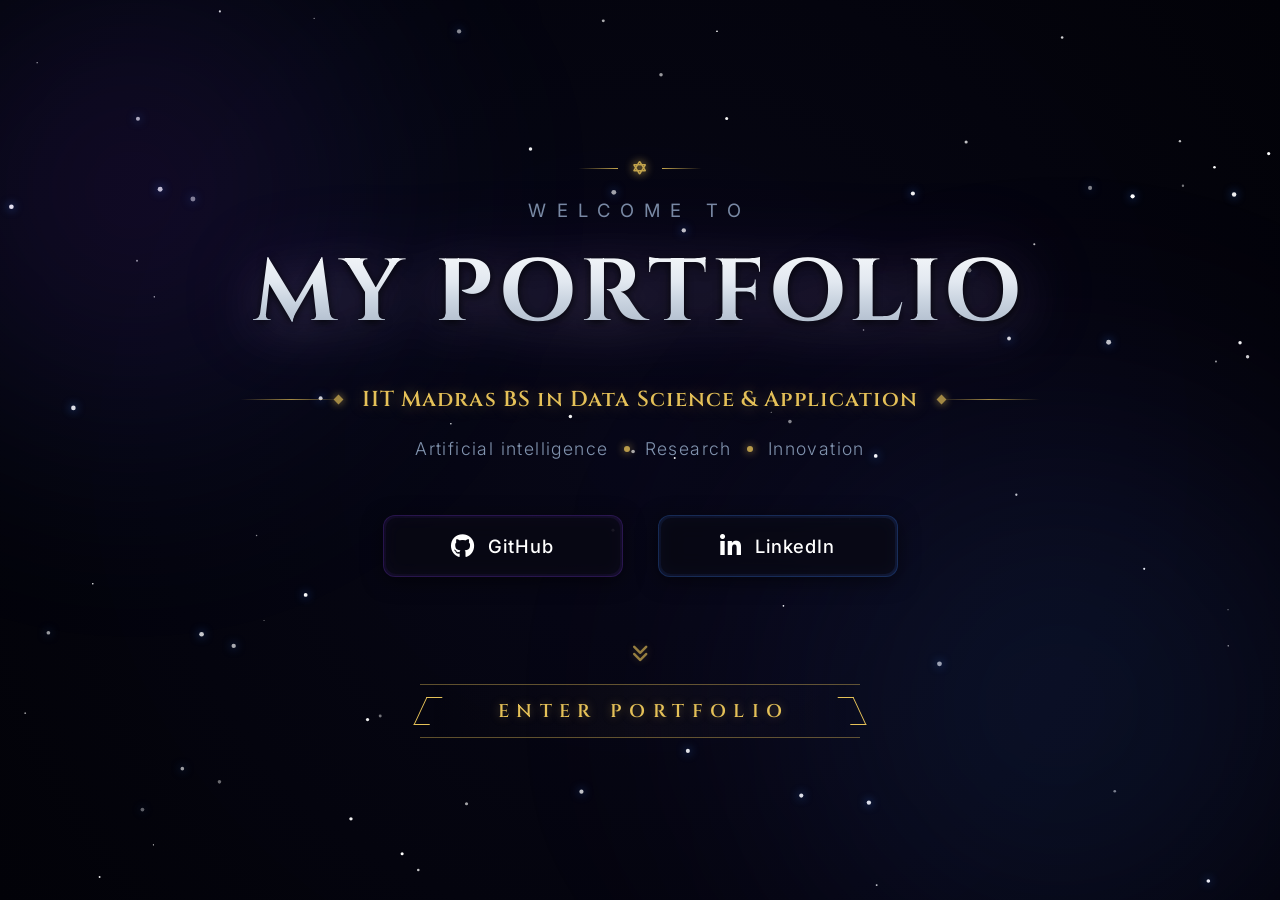
<file: index.html>
<!DOCTYPE html>
<html lang="en">
<head>
    <meta charset="UTF-8">
    <meta name="viewport" content="width=device-width, initial-scale=1.0">
    <title>Ayush Sharma | Portfolio</title>
    
    <link href="https://fonts.googleapis.com/css2?family=Cinzel:wght@400;600;700&family=Inter:wght@300;400;500&display=swap" rel="stylesheet">
    
    <link rel="stylesheet" href="https://cdnjs.cloudflare.com/ajax/libs/font-awesome/6.4.0/css/all.min.css">
    
    <link rel="stylesheet" href="style.css">
</head>
<body>

    <canvas id="space-particles"></canvas>

    <div class="cosmic-glow-left"></div>
    <div class="cosmic-glow-right"></div>

    <main class="portfolio-container">
        
        <div class="top-ornament" style="margin-bottom: 1.5rem; display: flex; align-items: center; gap: 15px; opacity: 0.85;">
            <span style="width: 40px; height: 1px; background: linear-gradient(90deg, transparent, var(--gold-accent));"></span>
            <i class="fa-solid fa-star-of-david" style="color: var(--gold-accent); font-size: 0.85rem; filter: drop-shadow(0 0 5px var(--gold-accent));"></i>
            <span style="width: 40px; height: 1px; background: linear-gradient(90deg, var(--gold-accent), transparent);"></span>
        </div>

        <h2 class="welcome-text">WELCOME TO</h2>
        <h1 class="main-title">MY PORTFOLIO</h1>

        <div class="subtitle-wrapper">
            <span class="tech-line left-line"></span>
            <p class="subtitle">IIT Madras BS in Data Science & Application</p>
            <span class="tech-line right-line"></span>
        </div>

        <div class="pillars-tags">
            <span>Artificial intelligence</span>
            <span class="dot"></span>
            <span>Research</span>
            <span class="dot"></span>
            <span>Innovation</span>
        </div>

        <div class="social-buttons">
            <a href="https://github.com/ayushsharmayesh" target="_blank" class="glass-btn github-btn">
                <div class="btn-inner">
                    <i class="fa-brands fa-github"></i>
                    <span>GitHub</span>
                </div>
            </a>

            <a href="https://www.linkedin.com/in/ayush-sharma-573088385?utm_source=share_via&utm_content=profile&utm_medium=member_android" target="_blank" class="glass-btn linkedin-btn">
                <div class="btn-inner">
                    <i class="fa-brands fa-linkedin-in"></i>
                    <span>LinkedIn</span>
                </div>
            </a>
        </div>

        <div class="enter-action-wrapper">
            <div class="scroll-indicator">
                <i class="fa-solid fa-angles-down animate-bounce"></i>
            </div>
            
            <a href="dash.html" class="enter-portfolio-btn">
                <span class="corner-bracket left"></span>
                <span class="btn-text">ENTER PORTFOLIO</span>
                <span class="corner-bracket right"></span>
            </a>
        </div>

    </main>

    <script src="script.js"></script>
</body>
</html>
</file>
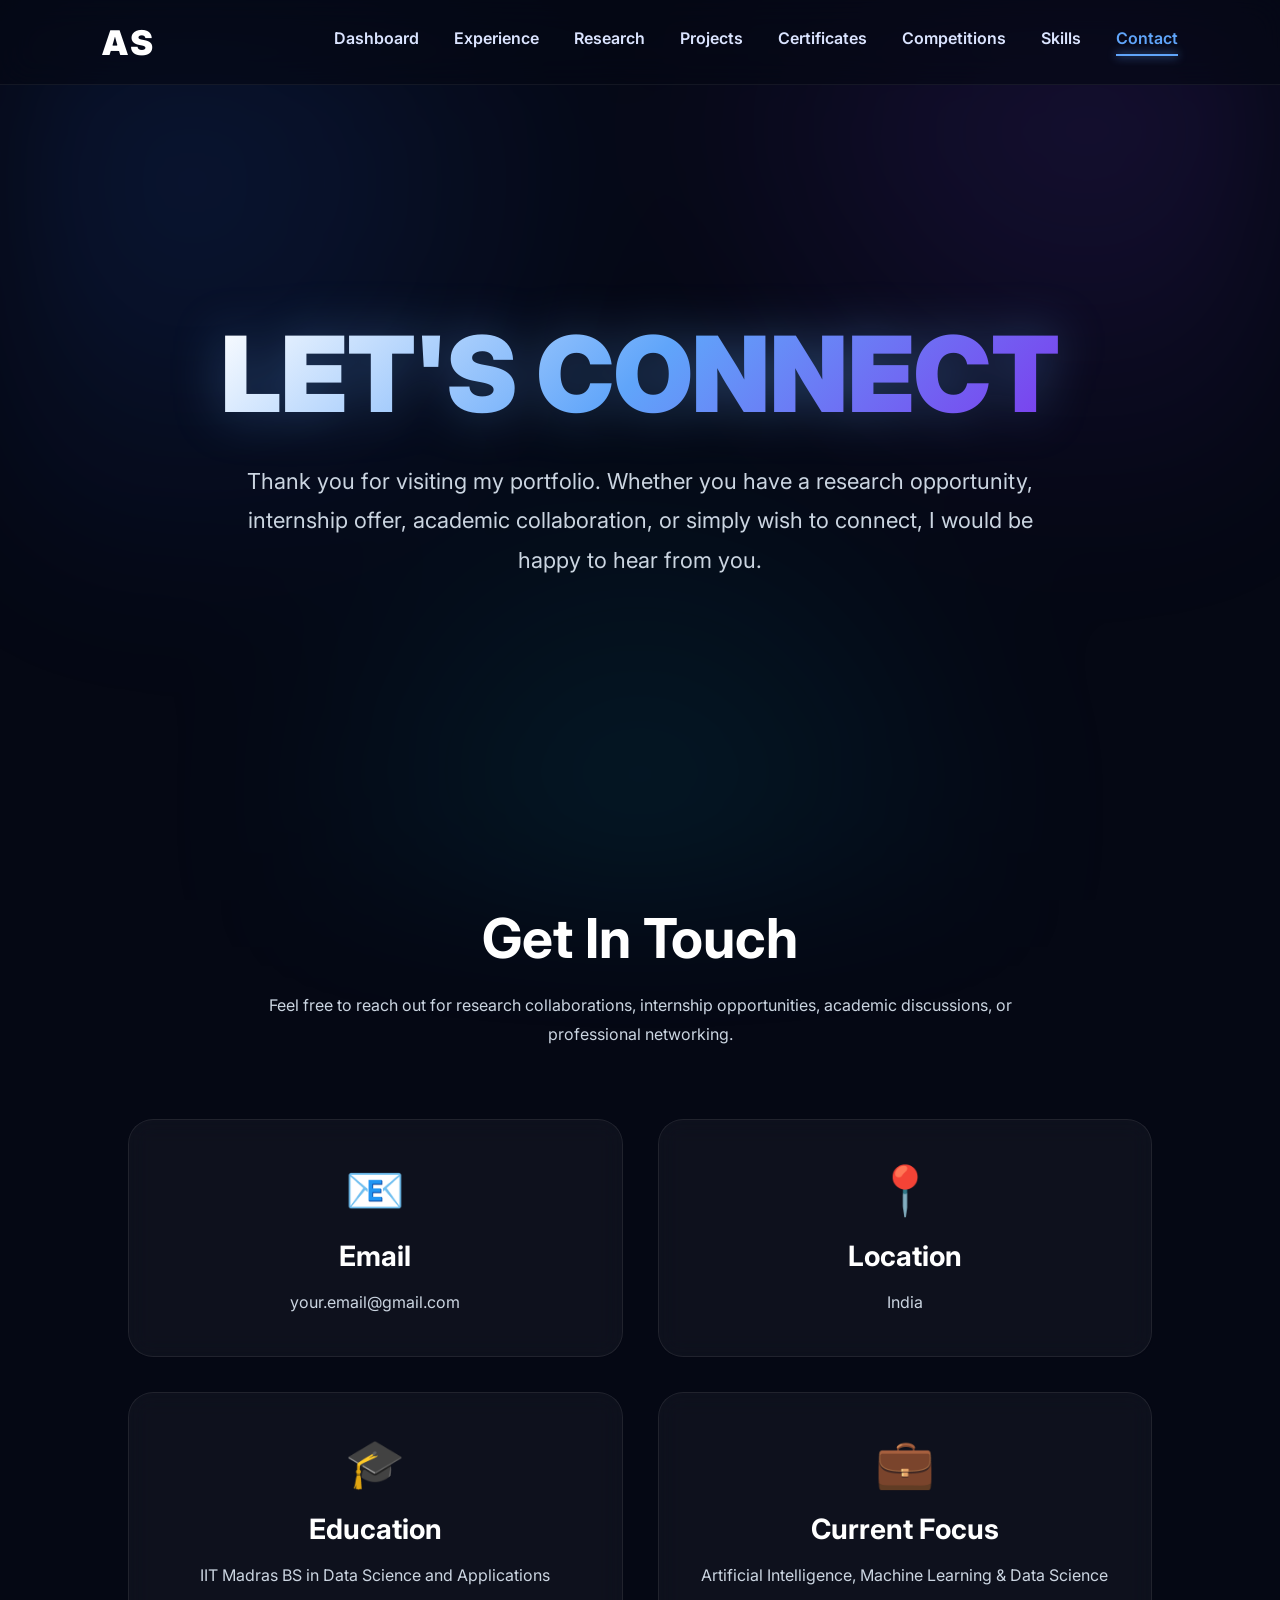
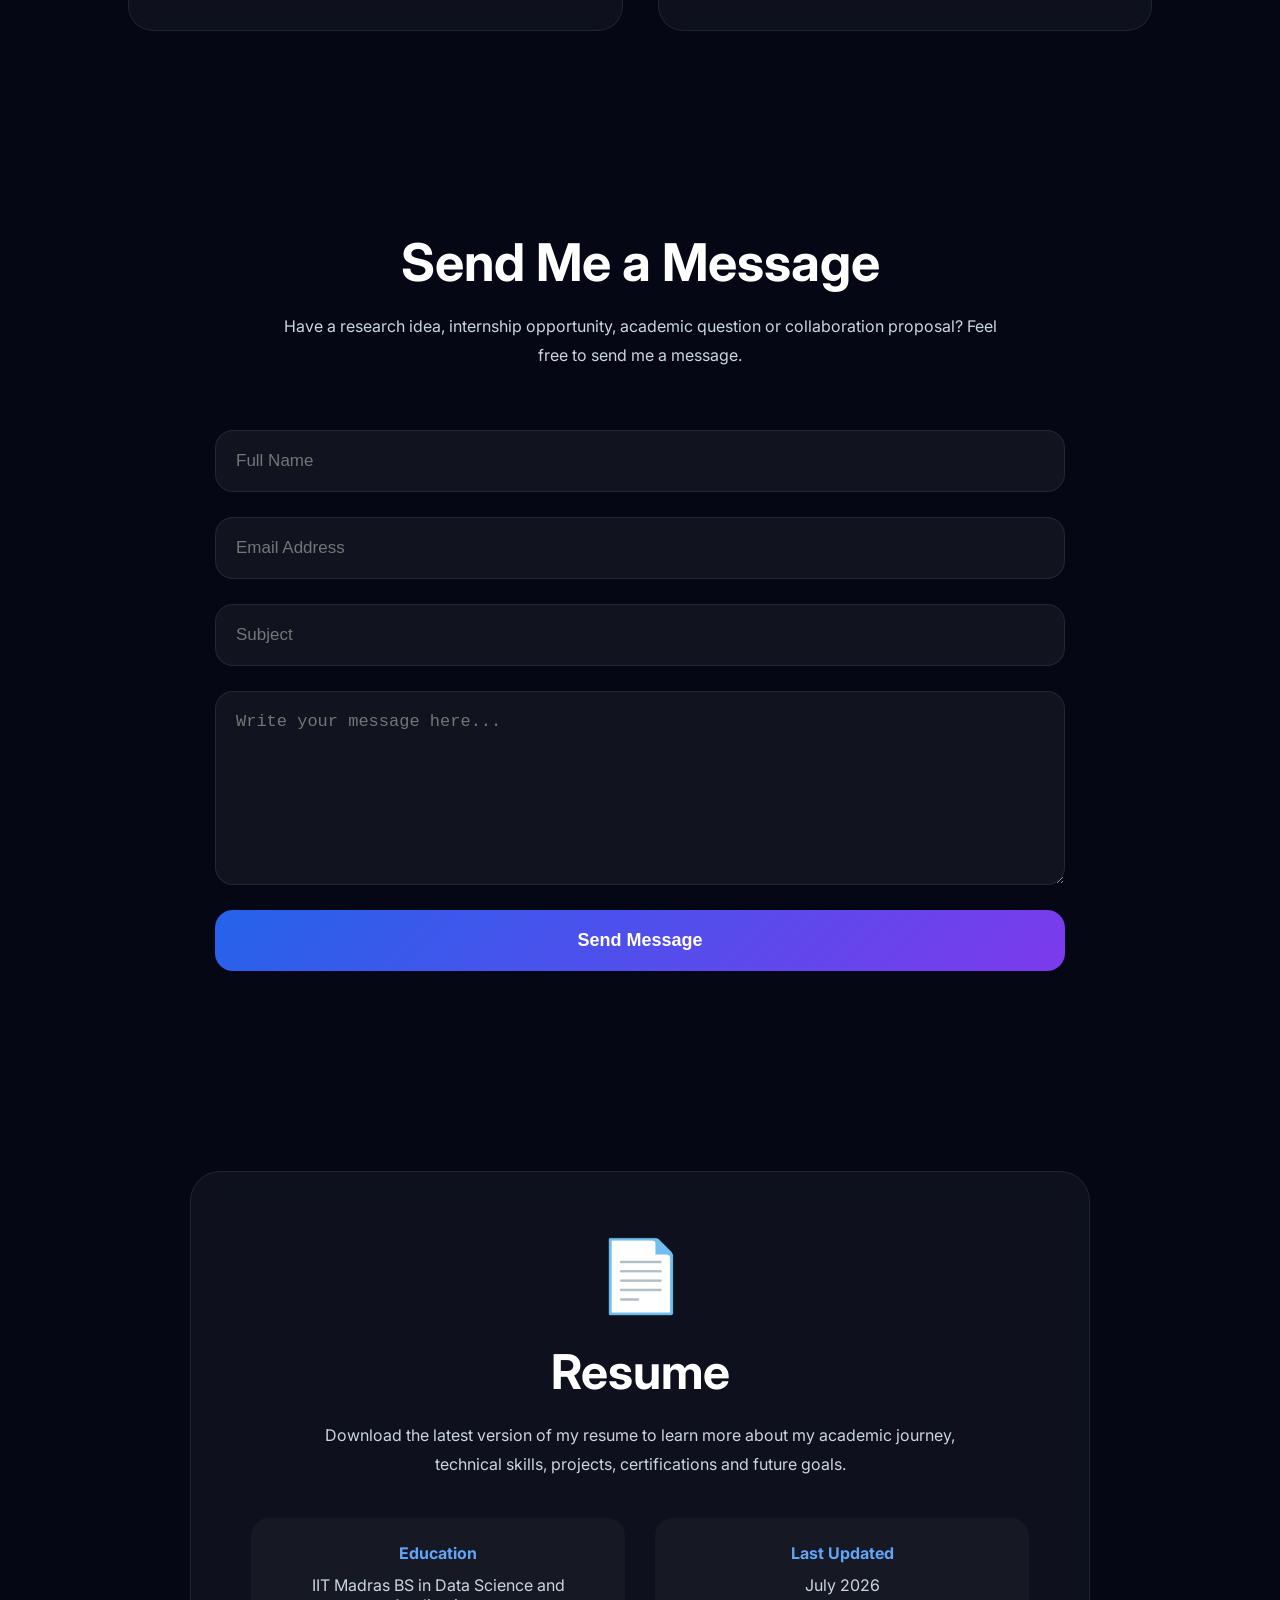
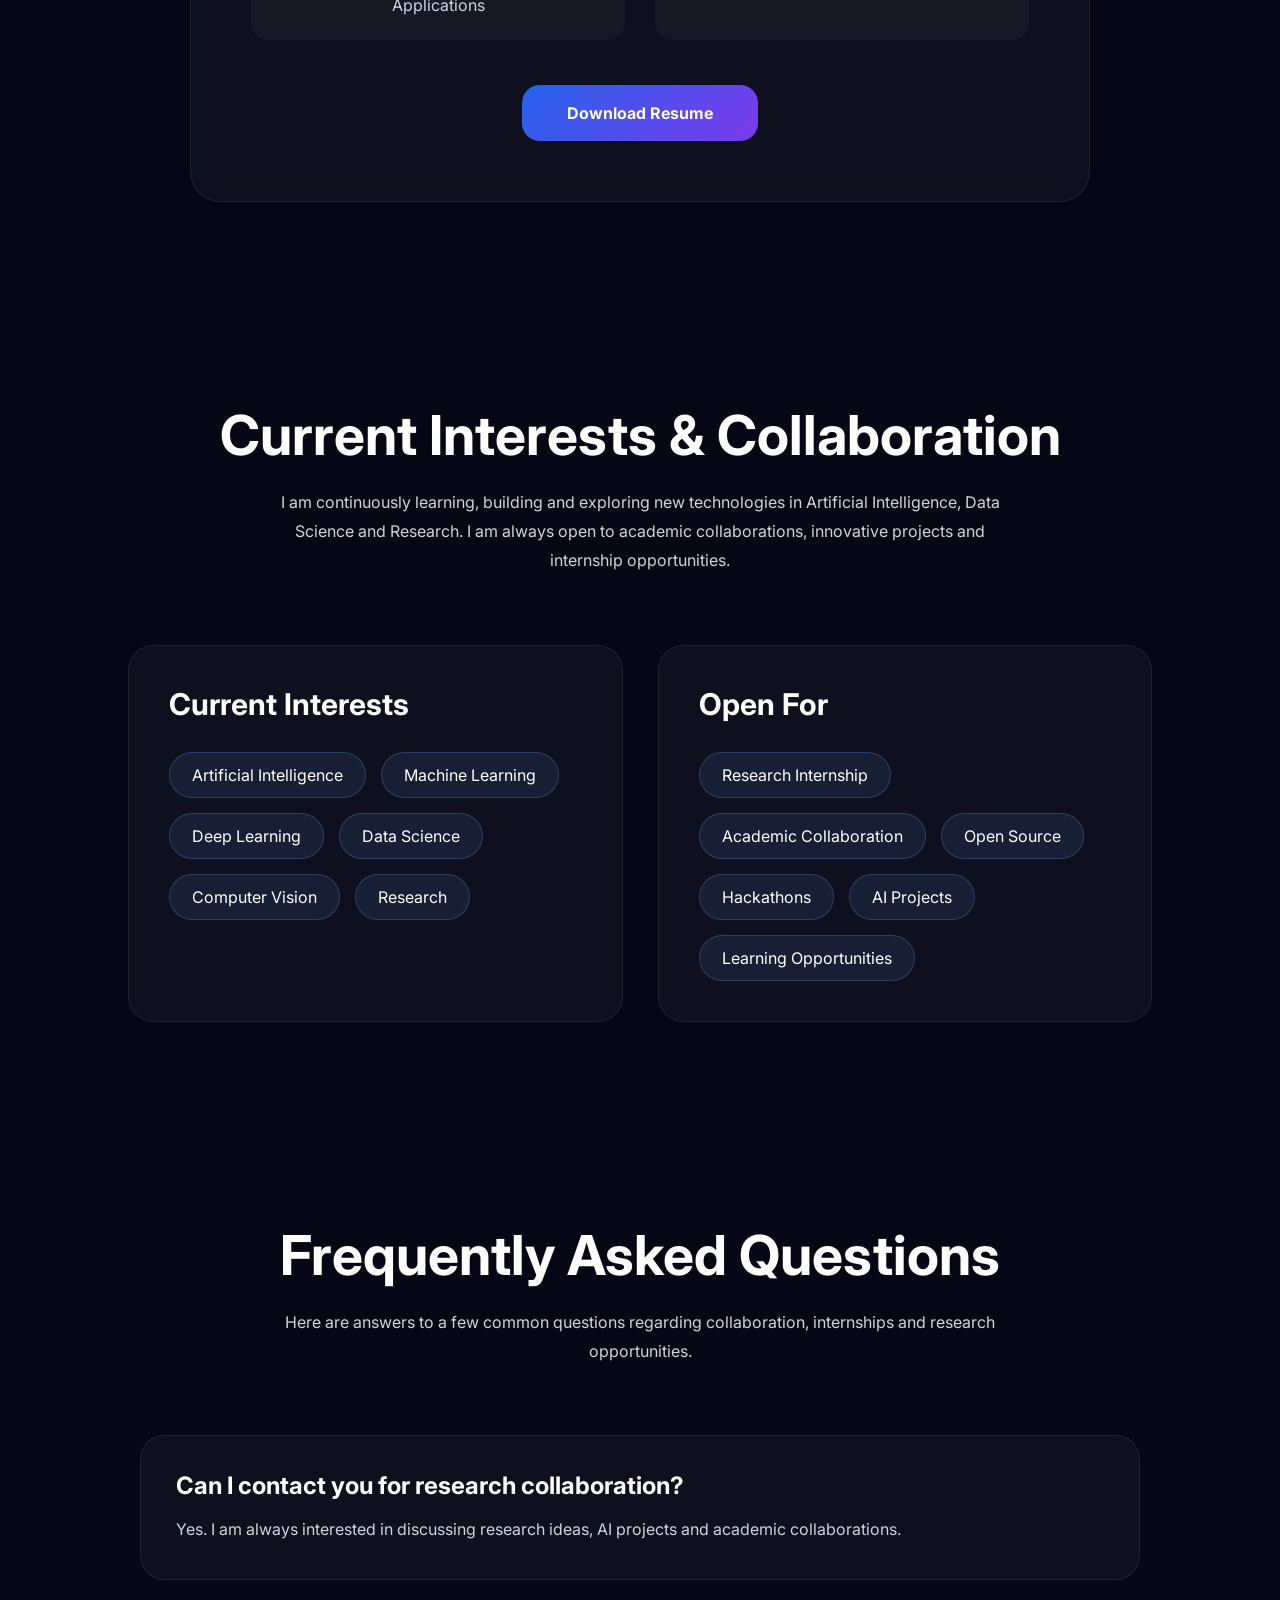
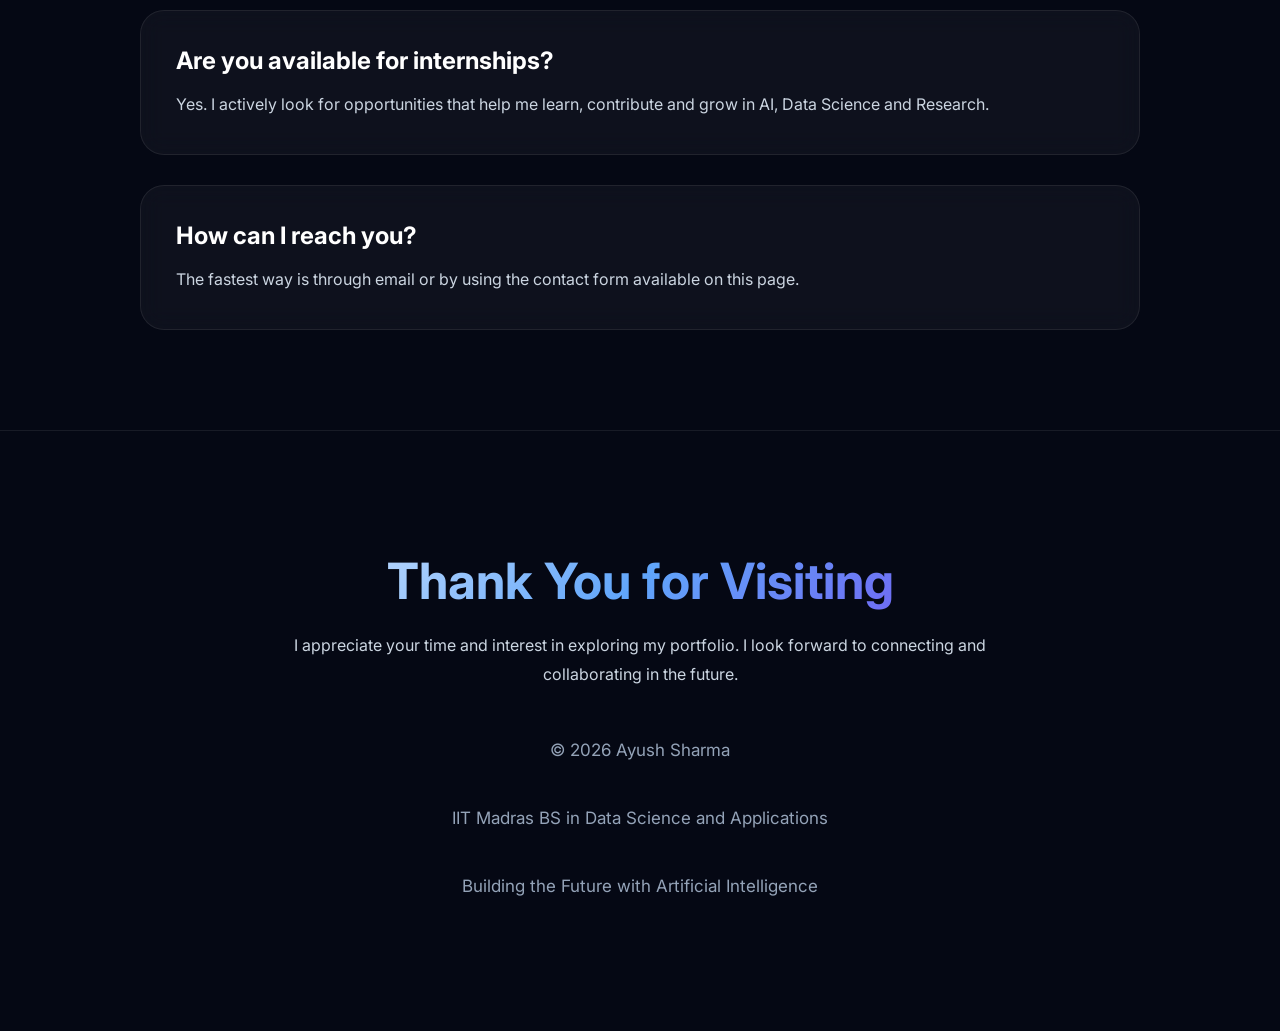
<file: contact.html>
<!DOCTYPE html>

<html lang="en">

<head>

<meta charset="UTF-8">

<meta name="viewport"
content="width=device-width, initial-scale=1.0">

<title>Contact | Ayush Sharma</title>

<link rel="preconnect"
href="https://fonts.googleapis.com">

<link rel="preconnect"
href="https://fonts.gstatic.com"
crossorigin>

<link href="https://fonts.googleapis.com/css2?family=Inter:wght@300;400;500;600;700;800;900&display=swap"
rel="stylesheet">

<link rel="stylesheet"
href="contact.css">

</head>

<body>

<nav>

<div class="logo">

AS

</div>

<ul>

<li><a href="dash.html">Dashboard</a></li>

<li><a href="experience.html">Experience</a></li>

<li><a href="research.html">Research</a></li>

<li><a href="projects.html">Projects</a></li>

<li><a href="certificates.html">Certificates</a></li>

<li><a href="competitions.html">Competitions</a></li>

<li><a href="skills.html">Skills</a></li>

<li><a class="active" href="contact.html">Contact</a></li>

</ul>

</nav>

<section class="hero">

<h1>

LET'S CONNECT

</h1>

<p>

Thank you for visiting my portfolio.
Whether you have a research opportunity, internship offer,
academic collaboration, or simply wish to connect,
I would be happy to hear from you.

</p>

</section>


<section class="contact-overview">

    <div class="section-title">

        <h2>Get In Touch</h2>

        <p>

            Feel free to reach out for research collaborations,
            internship opportunities, academic discussions,
            or professional networking.

        </p>

    </div>

    <div class="contact-grid">

        <div class="contact-card">

            <div class="contact-icon">

                📧

            </div>

            <h3>Email</h3>

            <p>

                your.email@gmail.com

            </p>

        </div>

        <div class="contact-card">

            <div class="contact-icon">

                📍

            </div>

            <h3>Location</h3>

            <p>

                India

            </p>

        </div>

        <div class="contact-card">

            <div class="contact-icon">

                🎓

            </div>

            <h3>Education</h3>

            <p>

                IIT Madras BS in Data Science
                and Applications

            </p>

        </div>

        <div class="contact-card">

            <div class="contact-icon">

                💼

            </div>

            <h3>Current Focus</h3>

            <p>

                Artificial Intelligence,
                Machine Learning &
                Data Science

            </p>

        </div>

    </div>

</section>


<section class="contact-form-section">

    <div class="form-title">

        <h2>Send Me a Message</h2>

        <p>

            Have a research idea, internship opportunity,
            academic question or collaboration proposal?
            Feel free to send me a message.

        </p>

    </div>

    <form 

    action="https://formspree.io/f/mbdvpqbg"
    method="POST"
    class="contact-form">


        <input
        type="text"
        name="name"
        placeholder="Full Name"
        required>

        <input
        type="email"
        name="email"
        placeholder="Email Address"
        required>

        <input
        type="text"
        name="subject"
        placeholder="Subject"
        required>


        <textarea
        rows="8"
        name="message"
        placeholder="Write your message here..."
        required></textarea>

        <button type="submit">

            Send Message

        </button>

    </form>

</section>

<section class="resume-section">

    <div class="resume-card">

        <div class="resume-icon">

            📄

        </div>

        <h2>

            Resume

        </h2>

        <p>

            Download the latest version of my resume to learn
            more about my academic journey, technical skills,
            projects, certifications and future goals.

        </p>

        <div class="resume-info">

            <div>

                <h4>Education</h4>

                <span>IIT Madras BS in Data Science and Applications</span>

            </div>

            <div>

                <h4>Last Updated</h4>

                <span>July 2026</span>

            </div>

        </div>

        <a href="resume.pdf"
           class="resume-btn"
           download>

            Download Resume

        </a>

    </div>

</section>


<section class="focus-section">

    <div class="section-title">

        <h2>

            Current Interests & Collaboration

        </h2>

        <p>

            I am continuously learning, building and exploring new
            technologies in Artificial Intelligence, Data Science
            and Research. I am always open to academic collaborations,
            innovative projects and internship opportunities.

        </p>

    </div>

    <div class="focus-grid">

        <div class="focus-card">

            <h3>Current Interests</h3>

            <div class="badge-container">

                <span>Artificial Intelligence</span>

                <span>Machine Learning</span>

                <span>Deep Learning</span>

                <span>Data Science</span>

                <span>Computer Vision</span>

                <span>Research</span>

            </div>

        </div>

        <div class="focus-card">

            <h3>Open For</h3>

            <div class="badge-container">

                <span>Research Internship</span>

                <span>Academic Collaboration</span>

                <span>Open Source</span>

                <span>Hackathons</span>

                <span>AI Projects</span>

                <span>Learning Opportunities</span>

            </div>

        </div>

    </div>

</section>


<section class="faq-section">

    <div class="section-title">

        <h2>

            Frequently Asked Questions

        </h2>

        <p>

            Here are answers to a few common questions regarding
            collaboration, internships and research opportunities.

        </p>

    </div>

    <div class="faq-container">

        <div class="faq-card">

            <h3>

                Can I contact you for research collaboration?

            </h3>

            <p>

                Yes. I am always interested in discussing research ideas,
                AI projects and academic collaborations.

            </p>

        </div>

        <div class="faq-card">

            <h3>

                Are you available for internships?

            </h3>

            <p>

                Yes. I actively look for opportunities that help me learn,
                contribute and grow in AI, Data Science and Research.

            </p>

        </div>

        <div class="faq-card">

            <h3>

                How can I reach you?

            </h3>

            <p>

                The fastest way is through email or by using the contact
                form available on this page.

            </p>

        </div>

    </div>

</section>

<footer class="page-footer">

    <h2>

        Thank You for Visiting

    </h2>

    <p>

        I appreciate your time and interest in exploring my portfolio.
        I look forward to connecting and collaborating in the future.

    </p>

    <div class="footer-line">

        © 2026 Ayush Sharma

        <br><br>

        IIT Madras BS in Data Science and Applications

        <br><br>

        Building the Future with Artificial Intelligence

    </div>

</footer>



<a href="#" id="backToTop">

    ↑

</a>

<script>

const backToTop=document.getElementById("backToTop");

window.addEventListener("scroll",()=>{

    if(window.scrollY>400){

        backToTop.classList.add("show");

    }

    else{

        backToTop.classList.remove("show");

    }

});

</script>

</body>

</html>
</file>
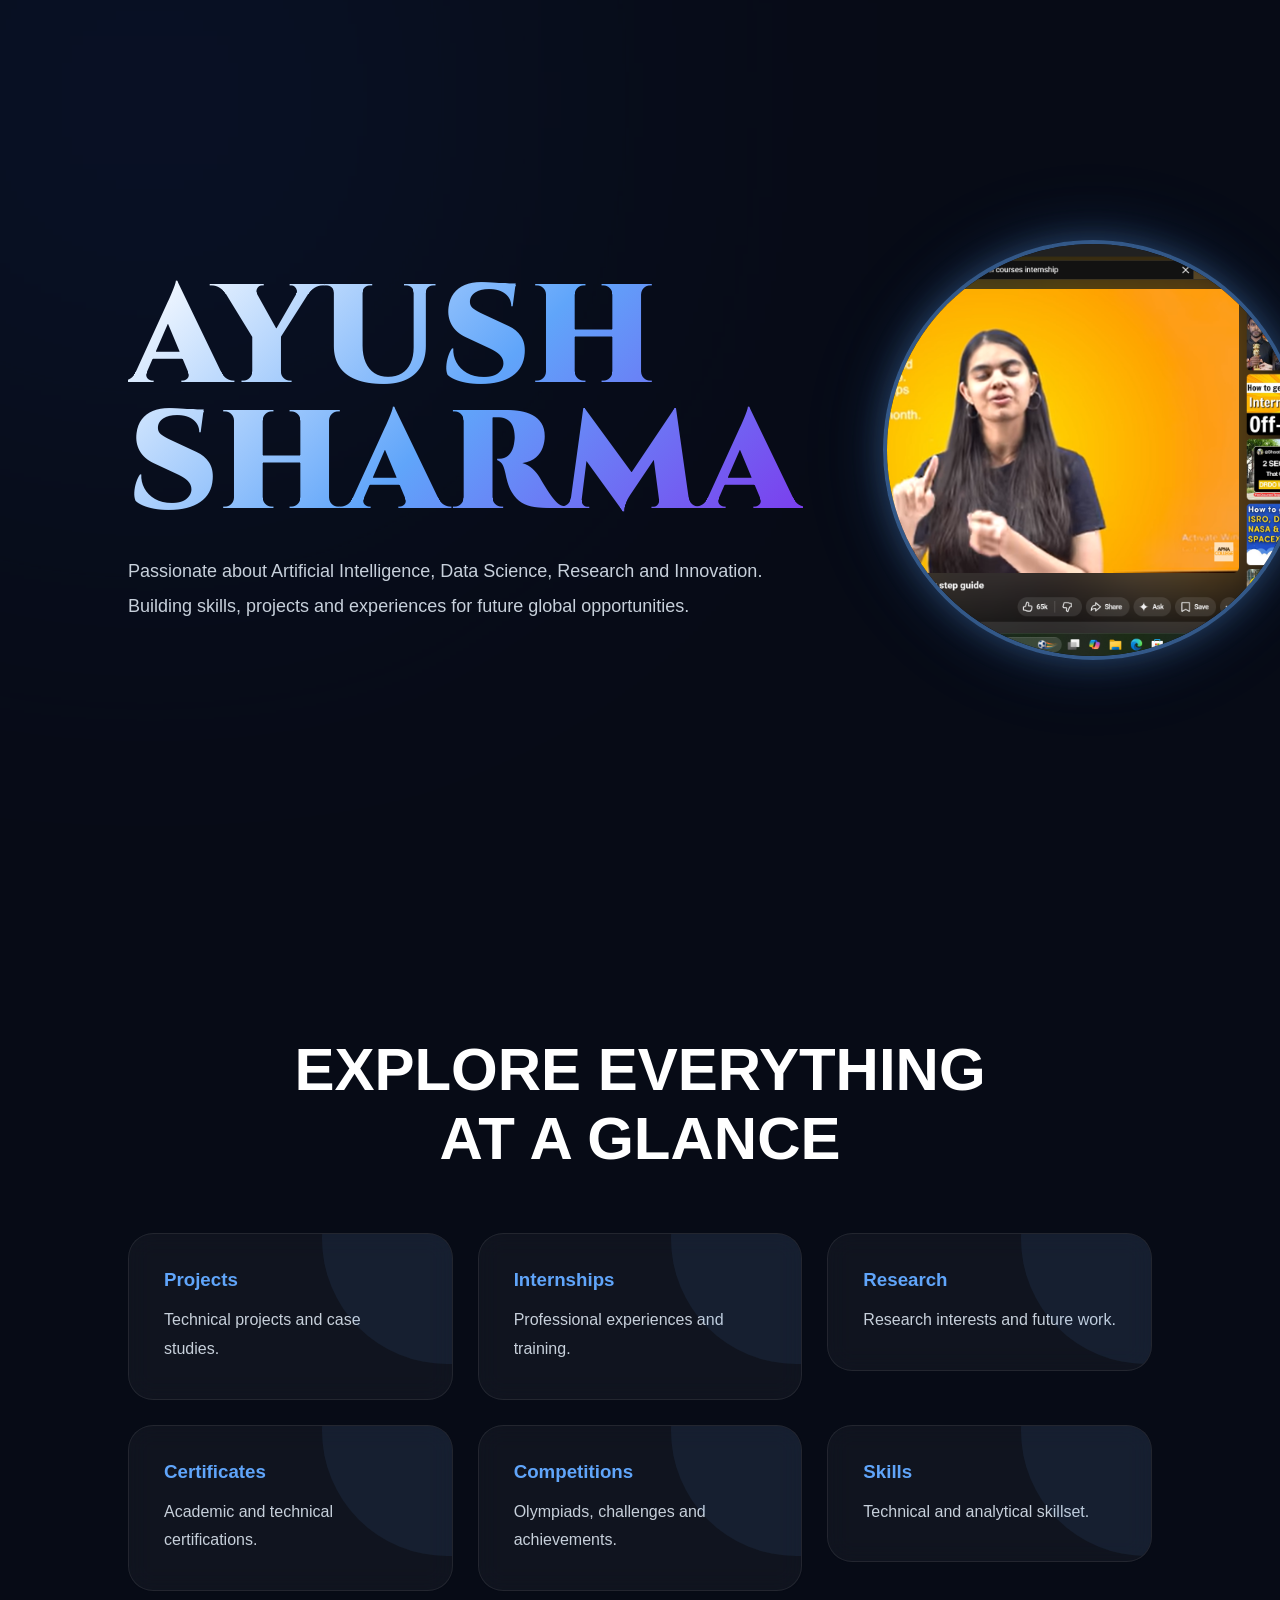
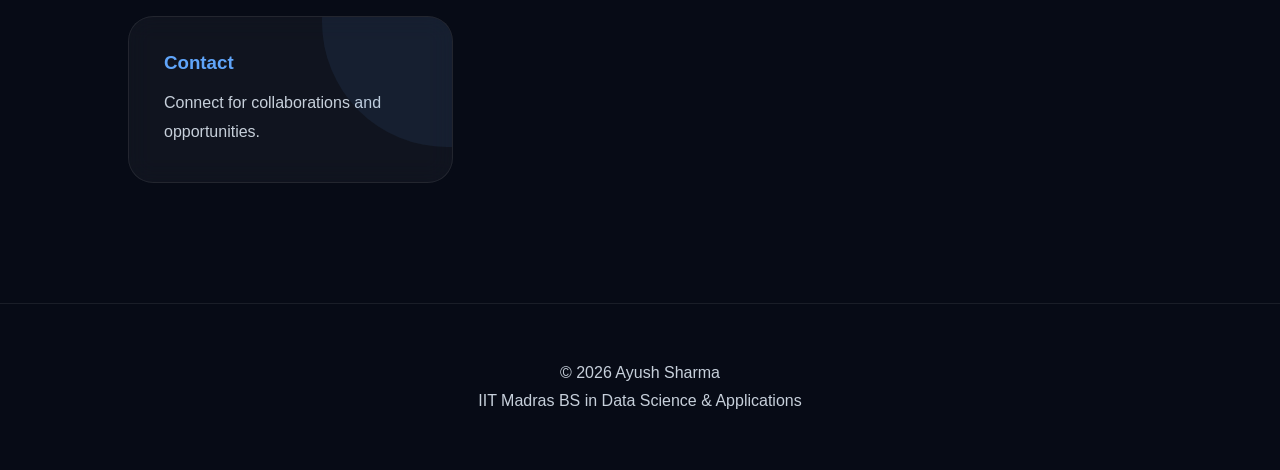
<file: dash.html>
<!DOCTYPE html>

<html lang="en">

<head>

    <meta charset="UTF-8">

    <meta name="viewport"
    content="width=device-width, initial-scale=1.0">

    <title>

        Ayush Sharma Portfolio

    </title>

    <link rel="stylesheet"
    href="dash.css">


    <link href="https://fonts.googleapis.com/css2?family=Cinzel:wght@600;700;800;900&display=swap" rel="stylesheet">

</head>

<body>

<!-- =========================
     INTRODUCTION PAGE
========================= -->

<section class="intro">

    <div class="intro-container">

        <div class="intro-left">

            <h1>

                AYUSH
                <br>
                SHARMA

            </h1>

            <p>

                Passionate about Artificial Intelligence,
                Data Science, Research and Innovation.
                Building skills, projects and experiences
                for future global opportunities.

            </p>

        </div>

        <div class="intro-right">

        <img src="photo.png" class="profile-photo">

        </div>

    </div>

</section>


<!-- =========================
     DASHBOARD PAGE
========================= -->

<section id="dashboard" class="dashboard">

    <div class="section-title">


        <h2>

            EXPLORE EVERYTHING
            <br>
            AT A GLANCE

        </h2>

    </div>


    <div class="dashboard-grid">

        <a href="index.html" class="dashboard-link">

    <div class="dashboard-card">

        <h3>Projects</h3>

        <p>

            Technical projects and case studies.

        </p>

    </div>

    </a>

    <a href="experience.html" class="dashboard-link">

    <div class="dashboard-card">

        <h3>Internships</h3>

        <p>

            Professional experiences and training.

        </p>

    </div>

    </a>

    <a href="index.html" class="dashboard-link">


    <div class="dashboard-card">

        <h3>Research</h3>

        <p>

            Research interests and future work.

        </p>

    </div>

    </a>

    <a href="certificates.html" class="dashboard-link">

    <div class="dashboard-card">

        <h3>Certificates</h3>

        <p>

            Academic and technical certifications.

        </p>

    </div>

    </a>


    <a href="index.html" class="dashboard-link">

    <div class="dashboard-card">

        <h3>Competitions</h3>

        <p>

            Olympiads, challenges and achievements.

        </p>

    </div>

    </a>

    <a href="index.html" class="dashboard-link">

    <div class="dashboard-card">

        <h3>Skills</h3>

        <p>

            Technical and analytical skillset.

        </p>

    </div>

    </a>

    <a href="contact.html" class="dashboard-link">

        <div class="dashboard-card">

            <h3>Contact</h3>

            <p>

                Connect for collaborations and opportunities.

                </p>

        </div>

        </a>

</div>


</section>

<footer class="footer">

    <p>

        © 2026 Ayush Sharma

    </p>

    <p>

        IIT Madras BS in Data Science & Applications

    </p>

</footer>


</body>

</html>
</file>
<file: style.css>
/* ==========================================================================
   PART 1 & RESPONSIVE FIX: FIXED COSMIC BACKGROUND & CONTAINER
   ========================================================================== */

*, *::before, *::after {
    margin: 0;
    padding: 0;
    box-sizing: border-box;
    user-select: none;
    -webkit-font-smoothing: antialiased;
    -moz-osx-font-smoothing: grayscale;
}

:root {
    --bg-deep-space: #020208;
    --text-primary: #ffffff;
    --text-muted: #8fa3bf;
    --gold-accent: #e5c158;
    --gold-glow: rgba(229, 193, 88, 0.35);
    --neon-blue: #3a86ff;
    --neon-purple: #8338ec;
    --glass-bg: rgba(255, 255, 255, 0.02);
    --glass-border-blue: rgba(58, 134, 255, 0.25);
    --glass-border-purple: rgba(131, 56, 236, 0.25);
    --font-cinzel: 'Cinzel', serif;
    --font-inter: 'Inter', sans-serif;
}

html, body {
    width: 100%;
    min-height: 100vh;
    background-color: #020208;
    font-family: var(--font-inter);
    color: var(--text-primary);
    
    /* 🚨 FIX: Mobile par agar content bada ho toh halka scroll allow karega, scroll block nahi karega */
    overflow-y: auto; 
    overflow-x: hidden;
}

/* Main Core Portfolio Container */
.portfolio-container {
    position: relative;
    width: 100%;
    min-height: 100vh; /* Full screen height */
    z-index: 10;
    display: flex;
    flex-direction: column;
    justify-content: center;
    align-items: center;
    padding: 2rem 1.5rem; /* Dynamic padding for mobile edges */
    text-align: center;
    background: transparent;
}

/* ==========================================================================
   🚨 NEW: MOBILE & LAPTOP RESPONSIVE MEDIA QUERIES
   ========================================================================== */

/* Laptop / Desktop standard layouts (Aapka dynamic scaling text) */
@media (min-width: 992px) {
    .main-title {
        font-size: 5.5rem;
    }
    .social-buttons {
        flex-direction: row;
        gap: 25px;
    }
}

/* Tablets aur Normal Screens ka adjustment */
@media (max-width: 991px) {
    .main-title {
        font-size: 4rem;
    }
    .subtitle {
        font-size: 1.1rem;
    }
}

/* 📱 Small Mobile Phones Viewport Fix (Sab kuch screen ke andar auto-fit hoga) */
@media (max-width: 576px) {
    .portfolio-container {
        justify-content: flex-start; /* Mobile par top se spacing standard rakhega */
        padding-top: 4rem;
        padding-bottom: 2rem;
    }

    .welcome-text {
        font-size: 0.9rem !important;
        letter-spacing: 0.3em !important;
        margin-bottom: 0.5rem !important;
    }

    /* 🚨 Title mobile screen se bahar nahi bhagega */
    .main-title {
        font-size: 2.5rem !important; 
        letter-spacing: 0.03em !important;
        line-height: 1.2 !important;
        margin-bottom: 1.5rem !important;
    }

    /* Subtitle wrapper layout lines hide on mobile to save space */
    .subtitle-wrapper {
        width: 100% !important;
        margin-bottom: 1.5rem !important;
    }
    .tech-line {
        display: none !important; /* Side technical lines mobile par remove ho jayengi */
    }
    .subtitle {
        font-size: 0.95rem !important;
        padding: 0 5px !important;
    }

    /* Academic Pillars (Artificial intelligence • Research • Innovation) tags adjustment */
    .pillars-tags {
        flex-wrap: wrap !important; /* Do line mein clean text break ho jayega wrap hoke */
        justify-content: center !important;
        gap: 8px 12px !important;
        font-size: 0.8rem !important;
        margin-bottom: 2.5rem !important;
    }
    .pillars-tags .dot {
        display: none !important; /* Dots hata ke space optimize ki hai mobile par */
    }
    .pillars-tags span {
        background: rgba(255, 255, 255, 0.05);
        padding: 4px 10px;
        border-radius: 4px;
        border: 1px solid rgba(255, 255, 255, 0.08);
    }
    /* 🚨 Social Buttons ka Side-by-Side se Vertical list layout collapse */
    .social-buttons {
        flex-direction: column !important; /* Ek ke niche ek buttons aayenge phone par */
        width: 100% !important;
        max-width: 280px !important;
        gap: 15px !important;
        margin-bottom: 3rem !important;
    }
    .glass-btn {
        width: 100% !important;
    }

    /* Enter Portfolio action alignment adjustment */
    .enter-action-wrapper {
        margin-top: auto !important; /* Bilkul standard position catch karega niche */
        width: 100% !important;
        max-width: 280px !important;
    }
    .enter-portfolio-btn {
        width: 100% !important;
        padding: 14px 0 !important;
    }
}


/* 2. Elite Sci-Fi Theme Design Tokens */
:root {
    --bg-deep-space: #020208;
    --text-primary: #ffffff;
    --text-muted: #8fa3bf;
    --gold-accent: #e5c158;
    --gold-glow: rgba(229, 193, 88, 0.35);
    --neon-blue: #3a86ff;
    --neon-purple: #8338ec;
    --glass-bg: rgba(255, 255, 255, 0.02);
    --glass-border-blue: rgba(58, 134, 255, 0.25);
    --glass-border-purple: rgba(131, 56, 236, 0.25);
    --font-cinzel: 'Cinzel', serif;
    --font-inter: 'Inter', sans-serif;
}

/* 3. Base Document Settings */
html, body {
    width: 100%;
    height: 100%;
    background-color: var(--bg-deep-space);
    font-family: var(--font-inter);
    color: var(--text-primary);
    overflow: hidden; /* Scrollbars completely hidden for cinematic view */
}

/* 4. Deep Space Radial Light Falloff */
#space-particles {
    position: fixed;
    top: 0;
    left: 0;
    width: 100vw;
    height: 100vh;
    z-index: 1;
    pointer-events: none;
    background: radial-gradient(circle at 50% 50%, rgba(12, 12, 35, 0.6) 0%, var(--bg-deep-space) 100%);
}

/* 5. Left Ambient Nebula Shadow (Elite Neon-Purple Light) */
.cosmic-glow-left {
    position: fixed;
    width: 650px;
    height: 650px;
    top: -15%;
    left: -15%;
    border-radius: 50%;
    background: radial-gradient(circle, rgba(131, 56, 236, 0.16) 0%, rgba(58, 134, 255, 0.04) 55%, transparent 100%);
    filter: blur(90px);
    z-index: 2;
    pointer-events: none;
}

/* 6. Right Ambient Nebula Shadow (Elite Cyber-Blue Light) */
.cosmic-glow-right {
    position: fixed;
    width: 750px;
    height: 750px;
    bottom: -20%;
    right: -12%;
    border-radius: 50%;
    background: radial-gradient(circle, rgba(58, 134, 255, 0.14) 0%, rgba(131, 56, 236, 0.03) 65%, transparent 100%);
    filter: blur(110px);
    z-index: 2;
    pointer-events: none;
}

/* 7. Centered Interface Container */
.portfolio-container {
    position: relative;
    width: 100vw;
    height: 100vh;
    z-index: 5;
    display: flex;
    flex-direction: column;
    justify-content: center;
    align-items: center;
    padding: 2.5rem;
    text-align: center;
}
/* ==========================================================================
   PART 2: TYPOGRAPHY, CINEMATIC TEXT GRADIENTS & TITLES
   ========================================================================== */

/* 1. "WELCOME TO" Sub-Header */
.welcome-text {
    font-family: var(--font-inter);
    font-size: 1.15rem;
    font-weight: 400;
    letter-spacing: 0.55em; /* Aksharon ke beech premium space */
    color: var(--text-muted);
    margin-bottom: 0.8rem;
    text-transform: uppercase;
    opacity: 0.85;
    text-shadow: 0 0 20px rgba(143, 163, 191, 0.2);
}

/* 2. "MY PORTFOLIO" - Ultra Premium Metallic 3D Title */
.main-title {
    font-family: var(--font-cinzel);
    font-size: 5.5rem; /* Large Cinematic Size */
    font-weight: 700;
    letter-spacing: 0.06em;
    text-transform: uppercase;
    
    /* Silver-Chrome Metallic Gradient Effect */
    background: linear-gradient(
        180deg, 
        #ffffff 0%, 
        #e2e8f0 40%, 
        #cbd5e1 55%, 
        #94a3b8 100%
    );
    -webkit-background-clip: text;
    -webkit-text-fill-color: transparent;
    
    /* Deep multi-layered glow behind text */
    filter: drop-shadow(0 2px 4px rgba(0, 0, 0, 0.8))
            drop-shadow(0 10px 25px rgba(255, 255, 255, 0.15))
            drop-shadow(0 0 40px rgba(131, 56, 236, 0.2));
            
    margin-bottom: 2rem;
    position: relative;
    z-index: 10;
}


/* ==========================================================================
   PART 3: GOLDEN SUBTITLE ARCHITECTURE & TECH PILLARS
   ========================================================================== */

/* 1. Subtitle Alignment and Positioning */
.subtitle-wrapper {
    display: flex;
    align-items: center;
    justify-content: center;
    gap: 20px;
    margin-bottom: 1.5rem;
    width: 100%;
    max-width: 800px;
}

/* 2. Premium Sleek Golden Tech Lines (Left & Right Sides) */
.tech-line {
    height: 1px;
    flex-grow: 1;
    background: linear-gradient(90deg, transparent, var(--gold-accent), transparent);
    position: relative;
    opacity: 0.7;
}

/* Accent diamond tips on the line ends */
.tech-line::after {
    content: '';
    position: absolute;
    top: -3px;
    width: 7px;
    height: 7px;
    background-color: var(--gold-accent);
    transform: rotate(45deg);
    box-shadow: 0 0 8px var(--gold-accent);
}

.left-line::after { right: 0; }
.right-line::after { left: 0; }

/* 3. Golden Luxury Subtitle Text */
.subtitle {
    font-family: var(--font-cinzel);
    font-size: 1.35rem;
    font-weight: 600;
    color: var(--gold-accent);
    letter-spacing: 0.05em;
    text-shadow: 0 0 15px var(--gold-glow), 0 0 30px rgba(229, 193, 88, 0.2);
    white-space: nowrap;
}

/* 4. Core Pillars Tags Area (AI, Research, Innovation) */
.pillars-tags {
    display: flex;
    align-items: center;
    justify-content: center;
    gap: 15px;
    margin-bottom: 3.5rem;
}

.pillars-tags span {
    font-family: var(--font-inter);
    font-size: 1.1rem;
    font-weight: 300;
    color: var(--text-muted);
    letter-spacing: 0.08em;
    opacity: 0.9;
    text-shadow: 0 0 10px rgba(143, 163, 191, 0.1);
}

/* Dynamic Golden Separator Dot */
.pillars-tags .dot {
    width: 6px;
    height: 6px;
    background-color: var(--gold-accent);
    border-radius: 50%;
    display: inline-block;
    box-shadow: 0 0 8px var(--gold-accent);
    opacity: 0.8;
}

/* ==========================================================================
   PART 4: HIGH-END GLASSMORPHISM & NEON CYBER-GLOW BUTTONS
   ========================================================================== */

/* 1. Buttons Container Layout */
.social-buttons {
    display: flex;
    justify-content: center;
    gap: 35px;
    margin-bottom: 4rem;
    position: relative;
    z-index: 15;
}

/* 2. Core Glassmorphic Button Blueprint */
.glass-btn {
    position: relative;
    width: 240px;
    height: 62px;
    display: flex;
    align-items: center;
    justify-content: center;
    text-decoration: none;
    border-radius: 12px;
    background: var(--glass-bg);
    backdrop-filter: blur(12px);
    -webkit-backdrop-filter: blur(12px);
    padding: 2px; /* Border glow create karne ke liye wrapper gap */
    transition: all 0.4s cubic-bezier(0.25, 1, 0.5, 1);
    overflow: hidden;
}

/* 3. Outer Neon Glow & Borders Differentiation */
.github-btn {
    box-shadow: 0 4px 20px rgba(0, 0, 0, 0.5), inset 0 0 15px rgba(131, 56, 236, 0.15);
    border: 1px solid var(--glass-border-purple);
}

.linkedin-btn {
    box-shadow: 0 4px 20px rgba(0, 0, 0, 0.5), inset 0 0 15px rgba(58, 134, 255, 0.15);
    border: 1px solid var(--glass-border-blue);
}

/* 4. Inside Layer for Text & Icons Alignment */
.btn-inner {
    width: 100%;
    height: 100%;
    background: rgba(7, 7, 18, 0.75);
    border-radius: 10px;
    display: flex;
    align-items: center;
    justify-content: center;
    gap: 14px;
    transition: all 0.4s ease;
    position: relative;
    z-index: 2;
}

.btn-inner i {
    font-size: 1.5rem;
    color: var(--text-primary);
    transition: transform 0.3s ease;
}

.btn-inner span {
    font-family: var(--font-inter);
    font-size: 1.15rem;
    font-weight: 500;
    letter-spacing: 0.05em;
    color: var(--text-primary);
}

/* 5. Elite Hover Interactions (Cyberpunk Electric Effect) */
.glass-btn::before {
    content: '';
    position: absolute;
    top: 0;
    left: -100%;
    width: 100%;
    height: 100%;
    background: linear-gradient(
        90deg,
        transparent,
        rgba(255, 255, 255, 0.15),
        transparent
    );
    transition: all 0.6s ease;
}

.glass-btn:hover::before {
    left: 100%; /* Shiny light sweep animation */
}

/* GitHub Hover Specifics */
.github-btn:hover {
    border-color: var(--neon-purple);
    box-shadow: 0 0 25px rgba(131, 56, 236, 0.55), 
                inset 0 0 20px rgba(131, 56, 236, 0.3);
    transform: translateY(-4px);
}

/* LinkedIn Hover Specifics */
.linkedin-btn:hover {
    border-color: var(--neon-blue);
    box-shadow: 0 0 25px rgba(58, 134, 255, 0.55), 
                inset 0 0 20px rgba(58, 134, 255, 0.3);
    transform: translateY(-4px);
}

.glass-btn:hover .btn-inner i {
    transform: scale(1.15) rotate(-5deg);
}

/* ==========================================================================
   PART 5: FUTURISTIC ANGULAR "ENTER PORTFOLIO" ACTION BUTTON
   ========================================================================== */

/* 1. Wrapper Layer for Arrow Indicator and Button Alignment */
.enter-action-wrapper {
    display: flex;
    flex-direction: column;
    align-items: center;
    justify-content: center;
    position: relative;
    z-index: 15;
    width: 100%;
}

/* 2. Top Double-Arrow Indicator Animation Frame */
.scroll-indicator {
    font-size: 1.2rem;
    color: var(--gold-accent);
    margin-bottom: 1.2rem;
    opacity: 0.65;
    text-shadow: 0 0 10px var(--gold-glow);
}

/* 3. The Main Hexagonal/Angular Button Shell */
.enter-portfolio-btn {
    position: relative;
    display: inline-flex;
    align-items: center;
    justify-content: center;
    width: 440px;
    height: 54px;
    text-decoration: none;
    background: linear-gradient(90deg, transparent, rgba(229, 193, 88, 0.03), transparent);
    
    /* Clean Top and Bottom borders in Gold */
    border-top: 1px solid rgba(229, 193, 88, 0.4);
    border-bottom: 1px solid rgba(229, 193, 88, 0.4);
    border-left: none;
    border-right: none;
    
    transition: all 0.5s cubic-bezier(0.2, 1, 0.3, 1);
    cursor: pointer;
}

/* 4. Tech Brackets on Left and Right Ends (< > Geometry) */
.corner-bracket {
    position: absolute;
    top: 50%;
    transform: translateY(-50%);
    width: 16px;
    height: 28px;
    border-top: 1px solid var(--gold-accent);
    border-bottom: 1px solid var(--gold-accent);
    transition: all 0.4s ease;
}

/* Left Angular Bracket Layout */
.corner-bracket.left {
    left: 0;
    border-left: 1px solid var(--gold-accent);
    transform: translateY(-50%) skewX(-25deg); /* Cuts the corner inside */
}

/* Right Angular Bracket Layout */
.corner-bracket.right {
    right: 0;
    border-right: 1px solid var(--gold-accent);
    transform: translateY(-50%) skewX(25deg); /* Cuts the corner inside */
}

/* Tiny core dots on the tips of the button */
.enter-portfolio-btn::after, .enter-portfolio-btn::before {
    content: '';
    position: absolute;
    width: 4px;
    height: 4px;
    background-color: var(--gold-accent);
    transform: rotate(45deg);
    box-shadow: 0 0 8px var(--gold-accent);
    opacity: 0;
    transition: all 0.4s ease;
}
.enter-portfolio-btn::before { left: -10px; top: 24px; }
.enter-portfolio-btn::after { right: -10px; top: 24px; }

/* 5. Typography Inside Enter Button */
.btn-text {
    font-family: var(--font-cinzel);
    font-size: 1.15rem;
    font-weight: 600;
    color: var(--gold-accent);
    letter-spacing: 0.4em;
    text-indent: 0.4em; /* Letters standard center balancing */
    transition: all 0.4s ease;
    text-shadow: 0 0 10px var(--gold-glow);
}

/* 6. Elite Sci-Fi Hover Responses */
.enter-portfolio-btn:hover {
    background: linear-gradient(90deg, transparent, rgba(229, 193, 88, 0.12), transparent);
    border-top-color: var(--gold-accent);
    border-bottom-color: var(--gold-accent);
    box-shadow: 0 0 30px rgba(229, 193, 88, 0.15), 
                inset 0 0 15px rgba(229, 193, 88, 0.05);
}

.enter-portfolio-btn:hover .btn-text {
    color: #ffffff;
    letter-spacing: 0.45em;
    text-shadow: 0 0 15px rgba(255, 255, 255, 0.6), 0 0 30px var(--gold-accent);
}

.enter-portfolio-btn:hover .corner-bracket {
    width: 24px;
    box-shadow: 0 0 15px var(--gold-accent);
}
.enter-portfolio-btn:hover::before, .enter-portfolio-btn:hover::after {
    opacity: 1;
}


/* ==========================================================================
   PART 6: KINETIC ENGINE & ADVANCED KEYFRAME ANIMATIONS
   ========================================================================== */

/* 1. Applying Continuous Animations to Elements */

/* Bouncing Down Arrow Indicator */
.animate-bounce {
    animation: techBounce 2s infinite ease-in-out;
}

/* Pulsing Nebula Glowing Lights */
.cosmic-glow-left {
    animation: nebulaPulseLeft 12s infinite ease-in-out alternate;
}

.cosmic-glow-right {
    animation: nebulaPulseRight 14s infinite ease-in-out alternate;
}

/* 2. Keyframes Definitions (The Physics Layout) */

/* Up & Down Floating Bouncing Track */
@keyframes techBounce {
    0%, 100% {
        transform: translateY(0);
        opacity: 0.4;
    }
    50% {
        transform: translateY(6px);
        opacity: 1;
        filter: drop-shadow(0 0 8px var(--gold-accent));
    }
}

/* Left Purple Nebula Breathing Motion */
@keyframes nebulaPulseLeft {
    0% {
        transform: scale(1) translate(0, 0);
        opacity: 0.8;
    }
    50% {
        transform: scale(1.1) translate(3%, 2%);
        opacity: 1;
    }
    100% {
        transform: scale(0.95) translate(-2%, -1%);
        opacity: 0.7;
    }
}

/* Right Blue Nebula Breathing Motion */
@keyframes nebulaPulseRight {
    0% {
        transform: scale(0.95) translate(0, 0);
        opacity: 0.7;
    }
    50% {
        transform: scale(1.15) translate(-4%, -3%);
        opacity: 1;
    }
    100% {
        transform: scale(1) translate(2%, 1%);
        opacity: 0.75;
    }
}

/* Optional Subtle Float for Main Container content */
.portfolio-container > *:not(.social-buttons):not(.enter-action-wrapper) {
    animation: interfaceFloat 6s infinite ease-in-out;
}

@keyframes interfaceFloat {
    0%, 100% { transform: translateY(0); }
    50% { transform: translateY(-4px); }
}
</file>
<file: contact.css>
/*=========================================
        GLOBAL SETTINGS
=========================================*/

*{

    margin:0;

    padding:0;

    box-sizing:border-box;

}

html{

    scroll-behavior:smooth;

}

body{

    font-family:'Inter',sans-serif;

    background:#050814;

    color:#ffffff;

    overflow-x:hidden;

}

/*=========================================
      ANIMATED BACKGROUND
=========================================*/

body::before{

    content:"";

    position:fixed;

    inset:0;

    background:

    radial-gradient(circle at 15% 20%,rgba(37,99,235,.15),transparent 35%),

    radial-gradient(circle at 85% 10%,rgba(124,58,237,.15),transparent 35%),

    radial-gradient(circle at 50% 90%,rgba(6,182,212,.10),transparent 40%);

    filter:blur(70px);

    z-index:-2;

}

/*=========================================
            NAVBAR
=========================================*/

nav{

    width:100%;

    height:85px;

    padding:0 8%;

    display:flex;

    justify-content:space-between;

    align-items:center;

    position:sticky;

    top:0;

    backdrop-filter:blur(16px);

    background:rgba(5,8,20,.65);

    border-bottom:1px solid rgba(255,255,255,.06);

    z-index:1000;

}

.logo{

    font-size:34px;

    font-weight:900;

    letter-spacing:3px;

}

nav ul{

    display:flex;

    list-style:none;

    gap:35px;


}

nav a{

    color:#dbe4ff;

    text-decoration:none;

    font-weight:600;

    transition:.3s;

}

nav a:hover{

    color:#60a5fa;

}

nav a.active{

    color:#60a5fa;

}

nav a.active::after{

    content:"";

    display:block;

    height:2px;

    margin-top:6px;

    background:#60a5fa;

    box-shadow:0 0 10px #60a5fa;

}

/*=========================================
          HERO SECTION
=========================================*/

.hero{

    min-height:80vh;

    display:flex;

    flex-direction:column;

    justify-content:center;

    align-items:center;

    text-align:center;

    padding:80px 10%;

}

.hero h1{

    font-size:105px;

    font-weight:900;

    background:linear-gradient(135deg,#ffffff,#60a5fa,#7c3aed);

    -webkit-background-clip:text;

    -webkit-text-fill-color:transparent;

    filter:drop-shadow(0 0 25px rgba(96,165,250,.35));

    margin-bottom:25px;

}

.hero p{

    max-width:850px;

    color:#cbd5e1;

    font-size:22px;

    line-height:1.8;

}


/*=========================================
        CONTACT OVERVIEW
=========================================*/

.contact-overview{

    padding:100px 10%;

}

.section-title{

    text-align:center;

    margin-bottom:70px;

}

.section-title h2{

    font-size:55px;

    margin-bottom:20px;

}

.section-title p{

    color:#cbd5e1;

    max-width:750px;

    margin:auto;

    line-height:1.8;

}

.contact-grid{

    display:grid;

    grid-template-columns:repeat(2,1fr);

    gap:35px;

}

.contact-card{

    padding:40px;

    border-radius:25px;

    background:rgba(255,255,255,.04);

    border:1px solid rgba(255,255,255,.08);

    backdrop-filter:blur(12px);

    text-align:center;

    transition:.35s;

}

.contact-card:hover{

    transform:translateY(-10px);

    border-color:#60a5fa;

    box-shadow:

    0 0 35px rgba(96,165,250,.18);

}

.contact-icon{

    font-size:48px;

    margin-bottom:20px;

}

.contact-card h3{

    font-size:28px;

    margin-bottom:15px;

}

.contact-card p{

    color:#cbd5e1;

    line-height:1.8;

}

/*=========================================
            CONTACT FORM
=========================================*/

.contact-form-section{

    padding:100px 10%;

}

.form-title{

    text-align:center;

    margin-bottom:60px;

}

.form-title h2{

    font-size:52px;

    margin-bottom:18px;

}

.form-title p{

    max-width:720px;

    margin:auto;

    color:#cbd5e1;

    line-height:1.8;

}

.contact-form{

    max-width:850px;

    margin:auto;

    display:flex;

    flex-direction:column;

    gap:25px;

}

.contact-form input,

.contact-form textarea{

    width:100%;

    padding:20px;

    border:none;

    outline:none;

    border-radius:18px;

    background:rgba(255,255,255,.05);

    border:1px solid rgba(255,255,255,.08);

    color:white;

    font-size:17px;

    transition:.3s;

}

.contact-form input:focus,

.contact-form textarea:focus{

    border-color:#60a5fa;

    box-shadow:

    0 0 20px rgba(96,165,250,.18);

}

.contact-form textarea{

    resize:vertical;

}

.contact-form button{

    padding:20px;

    border:none;

    border-radius:18px;

    cursor:pointer;

    color:white;

    font-size:18px;

    font-weight:700;

    background:linear-gradient(
        135deg,
        #2563eb,
        #7c3aed
    );

    transition:.35s;

}

.contact-form button:hover{

    transform:translateY(-5px);

    box-shadow:

    0 0 35px rgba(96,165,250,.25);

}


/*=========================================
            RESUME SECTION
=========================================*/

.resume-section{

    padding:100px 10%;

}

.resume-card{

    max-width:900px;

    margin:auto;

    padding:60px;

    text-align:center;

    border-radius:30px;

    background:rgba(255,255,255,.04);

    border:1px solid rgba(255,255,255,.08);

    backdrop-filter:blur(14px);

}

.resume-icon{

    font-size:70px;

    margin-bottom:25px;

}

.resume-card h2{

    font-size:48px;

    margin-bottom:20px;

}

.resume-card p{

    color:#cbd5e1;

    line-height:1.8;

    max-width:700px;

    margin:0 auto 40px;

}

.resume-info{

    display:flex;

    justify-content:space-between;

    gap:30px;

    margin-bottom:45px;

}

.resume-info div{

    flex:1;

    padding:25px;

    border-radius:18px;

    background:rgba(255,255,255,.03);

}

.resume-info h4{

    margin-bottom:12px;

    color:#60a5fa;

}

.resume-info span{

    color:#cbd5e1;

}

.resume-btn{

    display:inline-block;

    padding:18px 45px;

    border-radius:18px;

    text-decoration:none;

    color:white;

    font-weight:700;

    background:linear-gradient(
        135deg,
        #2563eb,
        #7c3aed
    );

    transition:.35s;

}

.resume-btn:hover{

    transform:translateY(-5px);

    box-shadow:

    0 0 35px rgba(96,165,250,.30);

}


/*=========================================
      CURRENT INTERESTS
=========================================*/

.focus-section{

    padding:100px 10%;

}

.focus-grid{

    display:grid;

    grid-template-columns:repeat(2,1fr);

    gap:35px;

    margin-top:60px;

}

.focus-card{

    padding:40px;

    border-radius:25px;

    background:rgba(255,255,255,.04);

    border:1px solid rgba(255,255,255,.08);

    backdrop-filter:blur(12px);

}

.focus-card h3{

    font-size:30px;

    margin-bottom:30px;

}

.badge-container{

    display:flex;

    flex-wrap:wrap;

    gap:15px;

}

.badge-container span{

    padding:12px 22px;

    border-radius:30px;

    background:rgba(96,165,250,.10);

    border:1px solid rgba(96,165,250,.25);

    color:#ffffff;

    transition:.3s;

}

.badge-container span:hover{

    transform:translateY(-4px);

    background:rgba(96,165,250,.18);

    box-shadow:

    0 0 20px rgba(96,165,250,.20);

}


/*=========================================
                FAQ
=========================================*/

.faq-section{

    padding:100px 10%;

}

.faq-container{

    max-width:1000px;

    margin:60px auto 0;

    display:flex;

    flex-direction:column;

    gap:30px;

}

.faq-card{

    padding:35px;

    border-radius:24px;

    background:rgba(255,255,255,.04);

    border:1px solid rgba(255,255,255,.08);

    backdrop-filter:blur(12px);

}

.faq-card h3{

    margin-bottom:15px;

    font-size:24px;

}

.faq-card p{

    color:#cbd5e1;

    line-height:1.8;

}

/*=========================================
              FOOTER
=========================================*/

.page-footer{

    padding:120px 10%;

    text-align:center;

    border-top:1px solid rgba(255,255,255,.08);

}

.page-footer h2{

    font-size:50px;

    margin-bottom:20px;

    background:linear-gradient(135deg,#ffffff,#60a5fa,#7c3aed);

    -webkit-background-clip:text;

    -webkit-text-fill-color:transparent;

}

.page-footer p{

    max-width:700px;

    margin:auto;

    color:#cbd5e1;

    line-height:1.8;

    margin-bottom:45px;

}

.footer-line{

    color:#94a3b8;

    line-height:2;

    font-size:17px;

}


/*=========================================
        BACK TO TOP BUTTON
=========================================*/

#backToTop{

    position:fixed;

    right:35px;

    bottom:35px;

    width:65px;

    height:65px;

    display:flex;

    justify-content:center;

    align-items:center;

    border-radius:50%;

    text-decoration:none;

    font-size:30px;

    font-weight:900;

    color:#fff;

    background:linear-gradient(
        135deg,
        #2563eb,
        #7c3aed
    );

    box-shadow:
    0 0 25px rgba(96,165,250,.30);

    opacity:0;

    visibility:hidden;

    transform:translateY(20px);

    transition:.35s;

    z-index:9999;

}

#backToTop.show{

    opacity:1;

    visibility:visible;

    transform:translateY(0);

}

#backToTop:hover{

    transform:scale(1.12);

    box-shadow:
    0 0 45px rgba(96,165,250,.50);

}

/*=========================================
        RESPONSIVE DESIGN
=========================================*/

@media(max-width:1100px){

    .contact-grid{

        grid-template-columns:1fr;

    }

    .focus-grid{

        grid-template-columns:1fr;

    }

}

@media(max-width:800px){

    nav{

        padding:0 5%;

    }

    nav ul{

        flex-wrap:wrap;

        justify-content:center;

        gap:18px;

    }

    .hero h1{

        font-size:68px;

    }

    .resume-info{

        flex-direction:column;

    }

}

@media(max-width:600px){

    .hero h1{

        font-size:50px;

    }

    .hero p{

        font-size:17px;

    }

    .section-title h2{

        font-size:36px;

    }

    .contact-card{

        padding:25px;

    }

    .resume-card{

        padding:35px;

    }

}
</file>
<file: dash.css>
/* =========================
   GLOBAL RESET
========================= */

*{

    margin:0;

    padding:0;

    box-sizing:border-box;

    scroll-behavior:smooth;

}

body{

    background:#070b16;

    color:white;

    font-family: 'Inter', sans-serif;

    overflow-x:hidden;

}

/* =========================
   INTRO PAGE
========================= */

.intro{

    min-height:100vh;

    display:flex;

    align-items:center;

    padding:0 10%;

}

.intro-container{

    width:100%;

    display:grid;

    grid-template-columns:1.2fr 1fr;

    align-items:center;

    gap:80px;

}

.intro-tag{

    display:inline-block;

    padding:12px 22px;

    border-radius:50px;

    background:rgba(255,255,255,.06);

    border:1px solid rgba(255,255,255,.08);

    color:#60a5fa;

    font-size:14px;

    letter-spacing:1px;

}

.intro-left h1{

    font-family:'Cinzel', serif;

    font-size:140px;

    line-height:.9;

    margin-bottom:25px;

    font-weight:900;

    letter-spacing:2px;

    background:linear-gradient(
        135deg,
        #ffffff,
        #60a5fa,
        #7c3aed
    );

    -webkit-background-clip:text;

    -webkit-text-fill-color:transparent;

}




.intro-left p{

    max-width:650px;

    color:#c7d0db;

    line-height:1.9;

    font-size:18px;

}


/* =========================
   BACKGROUND GLOW
========================= */

.intro::before{

    content:"";

    position:absolute;

    width:600px;

    height:600px;

    background:#2563eb;

    filter:blur(220px);

    opacity:.12;

    top:-200px;

    left:-150px;

    z-index:-1;
}

.intro{

    position:relative;
}

/* =========================
   PROFILE FRAME
========================= */

.photo-placeholder{

    box-shadow:

    0 0 30px rgba(96,165,250,.25),

    0 0 60px rgba(96,165,250,.15),

    0 0 100px rgba(96,165,250,.10);

    transition:.4s;
}

.photo-placeholder:hover{

    transform:scale(1.03);

}

/* =========================
   DASHBOARD
========================= */

.dashboard{

    padding:120px 10%;

}

.section-title{

    text-align:center;

}

.section-title span{

    color:#60a5fa;

    letter-spacing:2px;

}

.section-title h2{

    font-size:60px;

    margin-top:15px;

}

.dashboard-grid{

    margin-top:60px;

    display:grid;

    grid-template-columns:repeat(3,1fr);

    gap:25px;

}

.dashboard-card{

    padding:35px;

    border-radius:25px;

    background:rgba(255,255,255,.04);

    border:1px solid rgba(255,255,255,.08);

    transition:.35s;

}

.dashboard-card:hover{

    transform:translateY(-10px);

    border-color:#60a5fa;

}

.dashboard-card h3{

    color:#60a5fa;

    margin-bottom:15px;

}

.dashboard-card p{

    color:#c7d0db;

    line-height:1.8;

}

/* =========================
   ELITE CARD EFFECT
========================= */

.dashboard-card{

    position:relative;

    overflow:hidden;

    backdrop-filter:blur(12px);
}

.dashboard-card::before{

    content:"";

    position:absolute;

    width:250px;

    height:250px;

    background:rgba(96,165,250,.08);

    border-radius:50%;

    top:-120px;

    right:-120px;

    transition:.4s;
}

.dashboard-card:hover::before{

    transform:scale(1.3);
}

.dashboard-card:hover{

    box-shadow:

    0 0 25px rgba(96,165,250,.15),

    0 0 60px rgba(96,165,250,.08);
}


/* =========================
   MOBILE RESPONSIVE
========================= */

@media(max-width:1000px){

    .intro-container{

        grid-template-columns:1fr;

        text-align:center;
    }

    .photo-placeholder{

        width:300px;

        height:300px;
    }

    .dashboard-grid{

        grid-template-columns:1fr 1fr;
    }

}

@media(max-width:768px){

    .intro{

        padding:80px 8%;
    }

    .intro-left h1{

        font-size:70px;
    }

    .intro-left p{

        font-size:16px;
    }

    .section-title h2{

        font-size:40px;
    }

    .dashboard-grid{

        grid-template-columns:1fr;
    }

    .contact-grid{

        grid-template-columns:1fr;
    }

    .photo-placeholder{

        width:250px;

        height:250px;

        font-size:20px;
    }

}

/* =========================
   FOOTER
========================= */

.footer{

    text-align:center;

    padding:50px 20px;

    border-top:1px solid rgba(255,255,255,.08);

    color:#c7d0db;
}

.footer p{

    margin:10px 0;
}


.profile-photo{

    width:420px;

    height:420px;

    object-fit:cover;

    border-radius:50%;

    display:block;

    margin:auto;

    border:4px solid rgba(96,165,250,.5);

    box-shadow:
    0 0 30px rgba(96,165,250,.25),
    0 0 60px rgba(96,165,250,.15),
    0 0 100px rgba(96,165,250,.08);

    transition:0.4s;
}

.profile-photo:hover{

    transform:scale(1.03);
}


.dashboard-link{
    text-decoration:none;
    color:inherit;
}

.dashboard-card{
    cursor:pointer;
    
}
</file>
